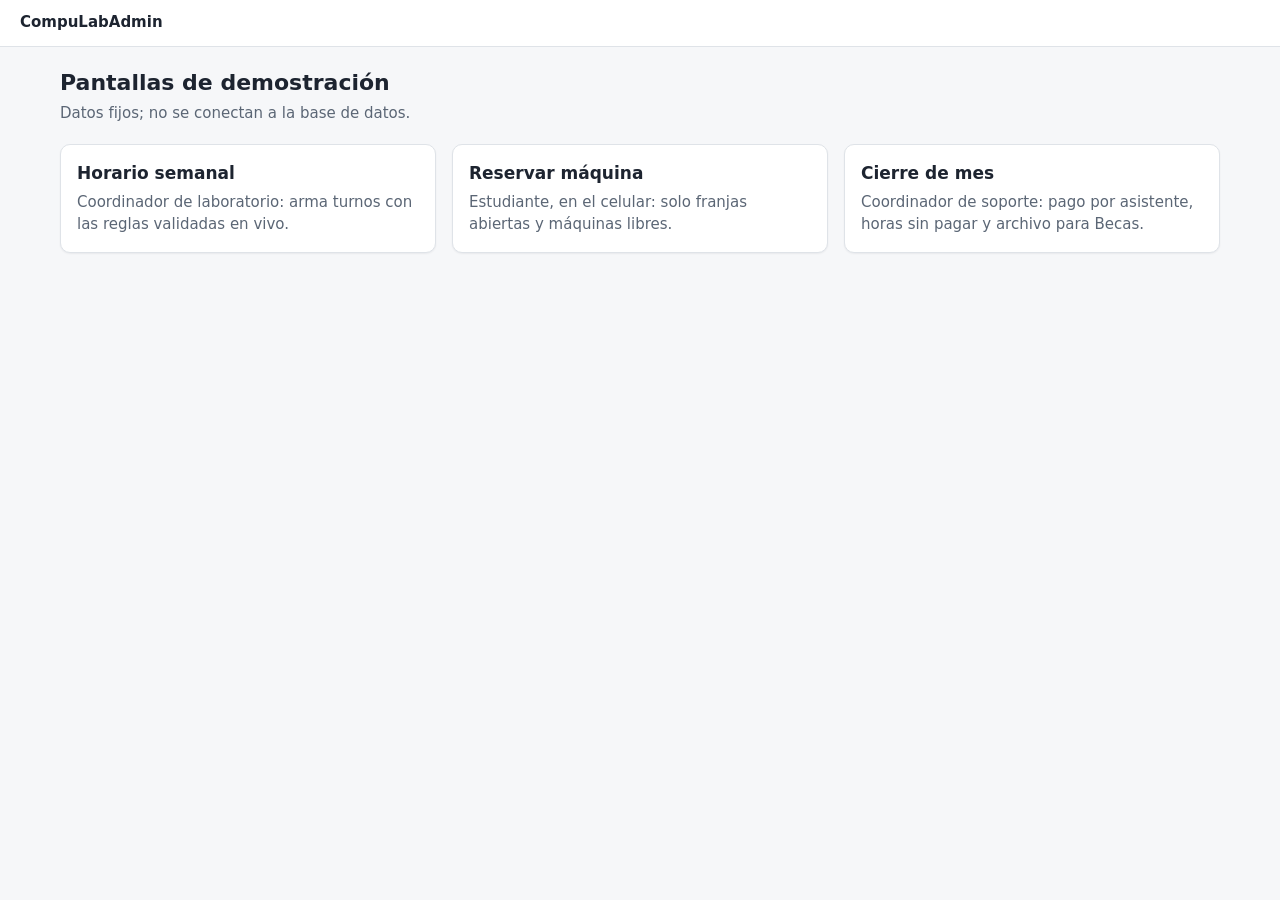
<file: frontend/pantallas/index.html>
<!doctype html>
<html lang="es">
<head>
  <meta charset="utf-8"><meta name="viewport" content="width=device-width, initial-scale=1">
  <title>CompuLabAdmin</title>
  <link rel="stylesheet" href="estilos.css">
  <style>
    .menu { display: grid; grid-template-columns: repeat(auto-fit, minmax(240px, 1fr)); gap: 16px; }
    .menu a { text-decoration: none; color: inherit; }
    .menu .tarjeta:hover { border-color: var(--primario); }
    .menu h2 { font-size: 17px; margin: 0 0 6px; }
    .menu p { margin: 0; color: var(--suave); }
  </style>
</head>
<body>
  <header class="barra"><a class="marca" href="index.html">CompuLabAdmin</a></header>
  <main>
    <h1>Pantallas de demostración</h1>
    <p class="sub">Datos fijos; no se conectan a la base de datos.</p>
    <div class="menu">
      <a href="horario.html"><div class="tarjeta"><h2>Horario semanal</h2><p>Coordinador de laboratorio: arma turnos con las reglas validadas en vivo.</p></div></a>
      <a href="reservar.html"><div class="tarjeta"><h2>Reservar máquina</h2><p>Estudiante, en el celular: solo franjas abiertas y máquinas libres.</p></div></a>
      <a href="cierre.html"><div class="tarjeta"><h2>Cierre de mes</h2><p>Coordinador de soporte: pago por asistente, horas sin pagar y archivo para Becas.</p></div></a>
    </div>
  </main>
</body>
</html>
</file>
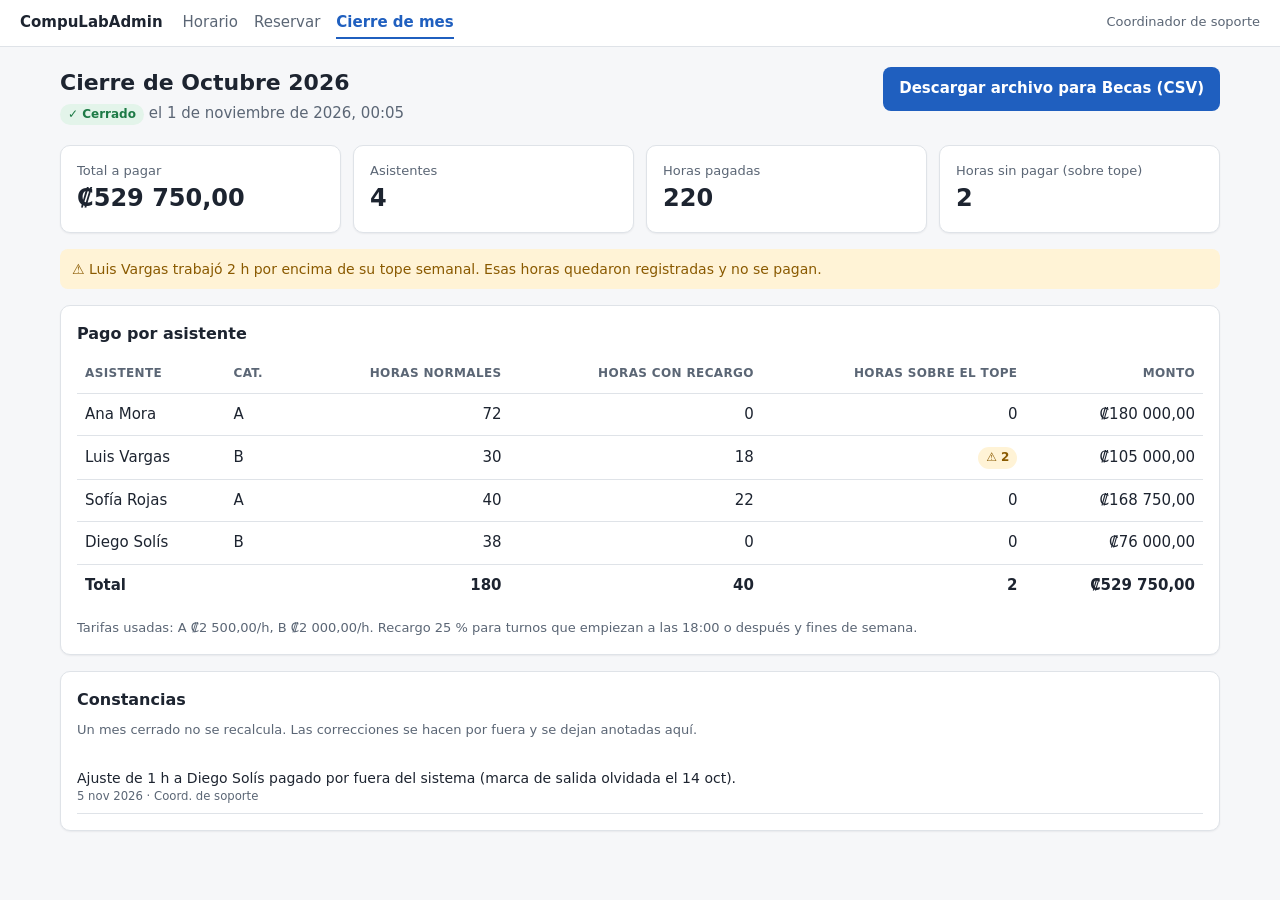
<file: frontend/pantallas/cierre.html>
<!doctype html>
<html lang="es">
<head>
  <meta charset="utf-8"><meta name="viewport" content="width=device-width, initial-scale=1">
  <title>Cierre de mes · CompuLabAdmin</title>
  <link rel="stylesheet" href="estilos.css">
  <style>
    .cifras { display: grid; grid-template-columns: repeat(auto-fit, minmax(180px, 1fr)); gap: 12px; margin-bottom: 16px; }
    .cifra .valor { font-size: 24px; font-weight: 700; font-variant-numeric: tabular-nums; }
    .cifra .nombre { color: var(--suave); font-size: 13px; }
    .encabezado { display: flex; justify-content: space-between; align-items: flex-start; gap: 12px; flex-wrap: wrap; }
    .tabla { overflow-x: auto; }
    tfoot td { font-weight: 700; border-bottom: 0; }
    h2 { font-size: 16px; margin: 0 0 10px; }
    .constancia { font-size: 14px; padding: 8px 0; border-bottom: 1px solid var(--borde); }
    .constancia small { color: var(--suave); display: block; }
  </style>
</head>
<body>
  <header class="barra">
    <a class="marca" href="index.html">CompuLabAdmin</a>
    <nav><a href="horario.html">Horario</a><a href="reservar.html">Reservar</a><a href="cierre.html" aria-current="page">Cierre de mes</a></nav>
    <span class="rol">Coordinador de soporte</span>
  </header>
  <main>
    <div class="encabezado">
      <div>
        <h1 id="titulo"></h1>
        <p class="sub" id="cerrado"></p>
      </div>
      <button class="boton" id="descargar">Descargar archivo para Becas (CSV)</button>
    </div>

    <div class="cifras" id="cifras"></div>
    <div id="alerta" class="mensaje aviso oculto" role="alert" style="margin:0 0 16px"></div>

    <section class="tarjeta tabla" aria-labelledby="t-detalle">
      <h2 id="t-detalle">Pago por asistente</h2>
      <table>
        <thead><tr>
          <th>Asistente</th><th>Cat.</th><th class="num">Horas normales</th><th class="num">Horas con recargo</th>
          <th class="num">Horas sobre el tope</th><th class="num">Monto</th>
        </tr></thead>
        <tbody id="filas"></tbody>
        <tfoot id="totales"></tfoot>
      </table>
      <p class="sub" id="parametros" style="margin:12px 0 0;font-size:13px"></p>
    </section>

    <section class="tarjeta" style="margin-top:16px" aria-labelledby="t-const">
      <h2 id="t-const">Constancias</h2>
      <p class="sub" style="font-size:13px">Un mes cerrado no se recalcula. Las correcciones se hacen por fuera y se dejan anotadas aquí.</p>
      <div id="constancias"></div>
    </section>
  </main>
  <script src="datos.js"></script>
  <script>
    const c = DATOS.cierre;
    const $ = id => document.getElementById(id);
    // Monto = normales × tarifa + recargo × tarifa × (1 + recargo). Las horas sobre el tope no se pagan.
    const lineas = c.lineas.map(l => {
      const tarifa = c.tarifas[l.categoria];
      return { ...l, tarifa, monto: l.normales * tarifa + l.recargo * tarifa * (1 + c.recargo) };
    });
    const suma = k => lineas.reduce((s, l) => s + l[k], 0);

    $("titulo").textContent = `Cierre de ${c.etiqueta}`;
    $("cerrado").innerHTML = `<span class="estado ok">✓ Cerrado</span> el ${c.cerradoEn}`;
    $("cifras").innerHTML = [
      ["Total a pagar", colones(suma("monto"))],
      ["Asistentes", lineas.length],
      ["Horas pagadas", suma("normales") + suma("recargo")],
      ["Horas sin pagar (sobre tope)", suma("sobreTope")],
    ].map(([n, v]) => `<div class="tarjeta cifra"><div class="nombre">${n}</div><div class="valor">${v}</div></div>`).join("");

    const conExceso = lineas.filter(l => l.sobreTope > 0);
    if (conExceso.length) {
      $("alerta").classList.remove("oculto");
      $("alerta").textContent = "⚠ " + conExceso.map(l => `${l.nombre} trabajó ${l.sobreTope} h por encima de su tope semanal`).join("; ")
        + ". Esas horas quedaron registradas y no se pagan.";
    }

    $("filas").innerHTML = lineas.map(l => `<tr>
      <td>${l.nombre}</td><td>${l.categoria}</td>
      <td class="num">${l.normales}</td><td class="num">${l.recargo}</td>
      <td class="num">${l.sobreTope ? `<span class="estado aviso">⚠ ${l.sobreTope}</span>` : "0"}</td>
      <td class="num">${colones(l.monto)}</td></tr>`).join("");
    $("totales").innerHTML = `<tr><td colspan="2">Total</td><td class="num">${suma("normales")}</td><td class="num">${suma("recargo")}</td>
      <td class="num">${suma("sobreTope")}</td><td class="num">${colones(suma("monto"))}</td></tr>`;
    $("parametros").textContent = `Tarifas usadas: A ${colones(c.tarifas.A)}/h, B ${colones(c.tarifas.B)}/h. `
      + `Recargo ${c.recargo * 100} % para turnos que empiezan a las 18:00 o después y fines de semana.`;

    $("constancias").innerHTML = c.constancias.map(k =>
      `<div class="constancia">${k.texto}<small>${k.fecha} · ${k.autor}</small></div>`).join("")
      || `<p class="sub">Sin constancias.</p>`;

    // Mismo formato que ExportadorCsvBecas (src/compulab/infraestructura/exportador_csv_becas.py)
    $("descargar").addEventListener("click", () => {
      const dos = n => n.toFixed(2);
      const filas = [["anio", "mes", "asistente_id", "horas_normales", "horas_con_recargo", "horas_sobre_tope", "monto"]]
        .concat([...lineas].sort((a, b) => a.id.localeCompare(b.id)).map(l =>
          [c.anio, c.mes, l.id, dos(l.normales), dos(l.recargo), dos(l.sobreTope), dos(l.monto)]));
      const blob = new Blob([filas.map(f => f.join(",")).join("\n") + "\n"], { type: "text/csv;charset=utf-8" });
      const a = Object.assign(document.createElement("a"), {
        href: URL.createObjectURL(blob), download: `becas_${c.anio}_${String(c.mes).padStart(2, "0")}.csv` });
      a.click(); URL.revokeObjectURL(a.href);
    });
  </script>
</body>
</html>
</file>
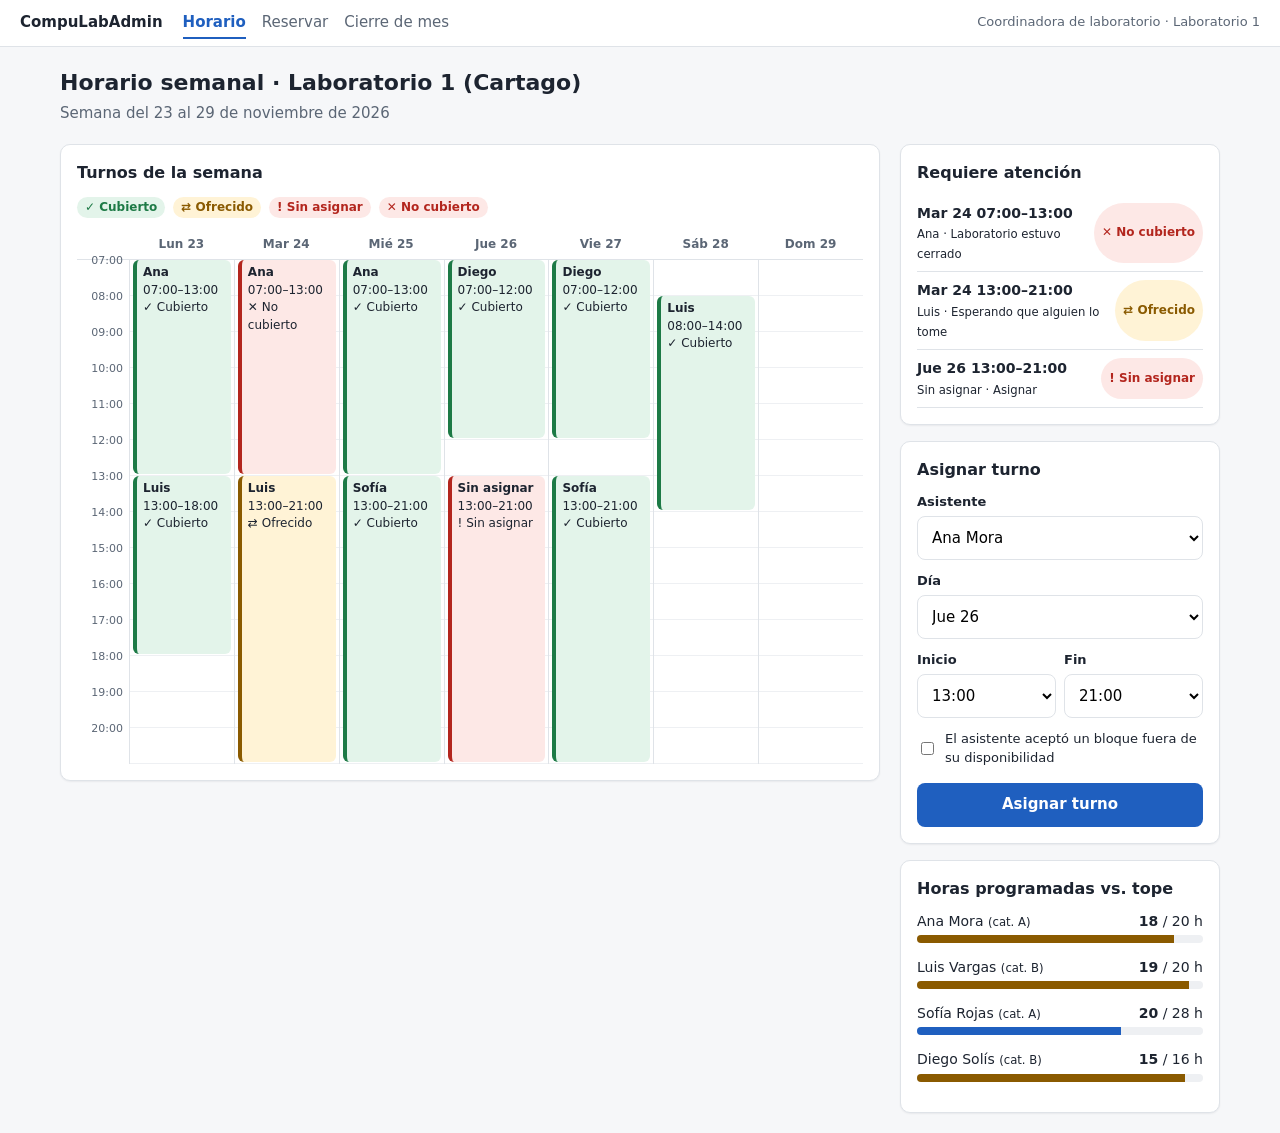
<file: frontend/pantallas/horario.html>
<!doctype html>
<html lang="es">
<head>
  <meta charset="utf-8"><meta name="viewport" content="width=device-width, initial-scale=1">
  <title>Horario semanal · CompuLabAdmin</title>
  <link rel="stylesheet" href="estilos.css">
  <style>
    .calendario { display: grid; grid-template-columns: 52px repeat(7, minmax(90px, 1fr)); overflow-x: auto; }
    .cab { font-size: 12px; font-weight: 600; color: var(--suave); text-align: center; padding: 6px 0;
      border-bottom: 1px solid var(--borde); }
    .horas { position: relative; }
    .marca-hora { height: 36px; font-size: 11px; color: var(--suave); text-align: right; padding-right: 6px;
      transform: translateY(-7px); }
    .columna { position: relative; border-left: 1px solid var(--borde);
      background: repeating-linear-gradient(to bottom, transparent 0 35px, var(--gris-suave) 35px 36px); }
    .turno { position: absolute; left: 3px; right: 3px; border-radius: 6px; padding: 4px 6px; font-size: 12px;
      border-left: 4px solid; overflow: hidden; }
    .turno.cubierto { background: var(--ok-suave); border-color: var(--ok); }
    .turno.ofrecido { background: var(--aviso-suave); border-color: var(--aviso); }
    .turno.sin-asignar, .turno.no-cubierto { background: var(--error-suave); border-color: var(--error); }
    .turno .quien { font-weight: 600; display: block; }
    .asistente { margin-bottom: 14px; }
    .asistente .fila { display: flex; justify-content: space-between; font-size: 14px; }
    .barra-horas { height: 8px; background: var(--gris-suave); border-radius: 99px; margin-top: 4px; overflow: hidden; }
    .barra-horas span { display: block; height: 100%; background: var(--primario); }
    .barra-horas span.lleno { background: var(--aviso); }
    .pendiente { display: flex; justify-content: space-between; gap: 8px; padding: 8px 0;
      border-bottom: 1px solid var(--borde); font-size: 14px; }
    .dos { display: grid; grid-template-columns: 1fr 1fr; gap: 8px; }
    h2 { font-size: 16px; margin: 0 0 10px; }
    .lateral > .tarjeta + .tarjeta { margin-top: 16px; }
  </style>
</head>
<body>
  <header class="barra">
    <a class="marca" href="index.html">CompuLabAdmin</a>
    <nav><a href="horario.html" aria-current="page">Horario</a><a href="reservar.html">Reservar</a><a href="cierre.html">Cierre de mes</a></nav>
    <span class="rol">Coordinadora de laboratorio · Laboratorio 1</span>
  </header>
  <main>
    <h1>Horario semanal · Laboratorio 1 (Cartago)</h1>
    <p class="sub" id="etiqueta-semana"></p>
    <div class="rejilla-2">
      <section class="tarjeta" aria-labelledby="t-cal">
        <h2 id="t-cal">Turnos de la semana</h2>
        <div class="leyenda" id="leyenda"></div>
        <div class="calendario" id="calendario" role="grid" aria-label="Turnos por día y hora"></div>
      </section>
      <aside class="lateral">
        <section class="tarjeta" aria-labelledby="t-pend">
          <h2 id="t-pend">Requiere atención</h2>
          <div id="pendientes"></div>
        </section>
        <section class="tarjeta" aria-labelledby="t-asig">
          <h2 id="t-asig">Asignar turno</h2>
          <form id="form-asignar" novalidate>
            <label for="f-asistente">Asistente</label>
            <select id="f-asistente"></select>
            <label for="f-dia">Día</label>
            <select id="f-dia"></select>
            <div class="dos">
              <div><label for="f-inicio">Inicio</label><select id="f-inicio"></select></div>
              <div><label for="f-fin">Fin</label><select id="f-fin"></select></div>
            </div>
            <label style="display:flex;gap:8px;align-items:center;font-weight:400">
              <input type="checkbox" id="f-acepta" style="width:auto;min-height:0"> El asistente aceptó un bloque fuera de su disponibilidad
            </label>
            <div id="f-mensaje" class="mensaje oculto" role="status" aria-live="polite"></div>
            <button class="boton" style="width:100%;margin-top:12px" type="submit">Asignar turno</button>
          </form>
        </section>
        <section class="tarjeta" aria-labelledby="t-horas">
          <h2 id="t-horas">Horas programadas vs. tope</h2>
          <div id="asistentes"></div>
        </section>
      </aside>
    </div>
  </main>
  <script src="datos.js"></script>
  <script>
    const LAB = "LAB1", PRIMERA = 7, ULTIMA = 21, ALTO = 36;
    const turnos = DATOS.turnos.map(t => ({ ...t }));
    const asistente = id => DATOS.asistentes.find(a => a.id === id);
    const nombreCorto = id => id ? asistente(id).nombre.split(" ")[0] : "Sin asignar";
    const horasDe = id => turnos.filter(t => t.asistente === id).reduce((s, t) => s + t.fin - t.inicio, 0);

    document.getElementById("etiqueta-semana").textContent = DATOS.semana.etiqueta;
    document.getElementById("leyenda").innerHTML = Object.entries(ESTADOS)
      .map(([k, e]) => `<span class="estado ${k}">${e.icono} ${e.texto}</span>`).join("");

    function pintarCalendario() {
      const cal = document.getElementById("calendario");
      let html = `<div class="cab"></div>` + DATOS.dias.map(d => `<div class="cab">${d}</div>`).join("");
      html += `<div class="horas">` + Array.from({ length: ULTIMA - PRIMERA }, (_, i) =>
        `<div class="marca-hora">${hora(PRIMERA + i)}</div>`).join("") + `</div>`;
      for (let d = 0; d < 7; d++) {
        const bloques = turnos.filter(t => t.lab === LAB && t.dia === d).map(t => {
          const e = ESTADOS[t.estado];
          return `<div class="turno ${t.estado}" style="top:${(t.inicio - PRIMERA) * ALTO}px;height:${(t.fin - t.inicio) * ALTO - 2}px"
            aria-label="${DATOS.dias[d]} ${hora(t.inicio)} a ${hora(t.fin)}, ${nombreCorto(t.asistente)}, ${e.texto}">
            <span class="quien">${nombreCorto(t.asistente)}</span>${hora(t.inicio)}–${hora(t.fin)}<br>${e.icono} ${e.texto}</div>`;
        }).join("");
        html += `<div class="columna" style="height:${(ULTIMA - PRIMERA) * ALTO}px">${bloques}</div>`;
      }
      cal.innerHTML = html;
    }

    function pintarPendientes() {
      const urgentes = turnos.filter(t => t.lab === LAB && ["sin-asignar", "no-cubierto", "ofrecido"].includes(t.estado));
      document.getElementById("pendientes").innerHTML = urgentes.map(t => {
        const e = ESTADOS[t.estado];
        const accion = { "sin-asignar": "Asignar", "no-cubierto": "Laboratorio estuvo cerrado", "ofrecido": "Esperando que alguien lo tome" }[t.estado];
        return `<div class="pendiente"><div><strong>${DATOS.dias[t.dia]} ${hora(t.inicio)}–${hora(t.fin)}</strong><br>
          <small>${nombreCorto(t.asistente)} · ${accion}</small></div><span class="estado ${t.estado}">${e.icono} ${e.texto}</span></div>`;
      }).join("") || `<p class="sub">Todo cubierto esta semana.</p>`;
    }

    function pintarAsistentes() {
      document.getElementById("asistentes").innerHTML = DATOS.asistentes.map(a => {
        const h = horasDe(a.id), pct = Math.min(100, h / a.tope * 100);
        return `<div class="asistente"><div class="fila"><span>${a.nombre} <small>(cat. ${a.categoria})</small></span>
          <span><strong>${h}</strong> / ${a.tope} h</span></div>
          <div class="barra-horas" role="progressbar" aria-valuenow="${h}" aria-valuemax="${a.tope}" aria-label="Horas de ${a.nombre}">
          <span class="${pct >= 90 ? "lleno" : ""}" style="width:${pct}%"></span></div></div>`;
      }).join("");
    }

    // Formulario: mismas reglas que el caso de uso Asignar turno (E2 a E5)
    const opciones = (sel, items) => sel.innerHTML = items.map(([v, t]) => `<option value="${v}">${t}</option>`).join("");
    opciones(document.getElementById("f-asistente"), DATOS.asistentes.map(a => [a.id, a.nombre]));
    opciones(document.getElementById("f-dia"), DATOS.dias.map((d, i) => [i, d]));
    const horasLista = Array.from({ length: ULTIMA - PRIMERA + 1 }, (_, i) => [PRIMERA + i, hora(PRIMERA + i)]);
    opciones(document.getElementById("f-inicio"), horasLista.slice(0, -1));
    opciones(document.getElementById("f-fin"), horasLista.slice(1));
    document.getElementById("f-dia").value = 3;
    document.getElementById("f-inicio").value = 13;
    document.getElementById("f-fin").value = 21;

    function validar(t, acepta) {
      const a = asistente(t.asistente), quien = a.nombre.split(" ")[0];
      if (t.inicio >= t.fin) return "La hora de inicio debe ser anterior a la de fin.";
      const choque = turnos.find(o => o.asistente === a.id && o.dia === t.dia && o.inicio < t.fin && t.inicio < o.fin);
      if (choque) {
        const lab = DATOS.laboratorios.find(l => l.id === choque.lab);
        return `${quien} ya tiene turno en ${lab.nombre} (${lab.campus}) de ${hora(choque.inicio)} a ${hora(choque.fin)}. Elija otra franja u otro asistente.`;
      }
      const total = horasDe(a.id) + t.fin - t.inicio;
      if (total > a.tope) return `Con este turno ${quien} tendría ${total} h y su tope semanal es ${a.tope} h. Le quedan ${Math.max(0, a.tope - horasDe(a.id))} h disponibles.`;
      const disp = a.disponibilidad[t.dia];
      const declarado = disp && disp[0] <= t.inicio && t.fin <= disp[1];
      if (!declarado && !acepta) return `${quien} no declaró ese bloque como disponible. Marque la casilla solo si ya aceptó trabajarlo.`;
      return null;
    }

    document.getElementById("form-asignar").addEventListener("submit", ev => {
      ev.preventDefault();
      const dia = +document.getElementById("f-dia").value;
      const t = { lab: LAB, dia, inicio: +document.getElementById("f-inicio").value,
        fin: +document.getElementById("f-fin").value, asistente: document.getElementById("f-asistente").value, estado: "cubierto" };
      const error = validar(t, document.getElementById("f-acepta").checked);
      const msg = document.getElementById("f-mensaje");
      msg.classList.remove("oculto", "ok", "error");
      if (error) { msg.classList.add("error"); msg.textContent = error; return; }
      const hueco = turnos.findIndex(o => o.lab === LAB && o.estado === "sin-asignar" && o.dia === dia && o.inicio === t.inicio && o.fin === t.fin);
      if (hueco >= 0) turnos.splice(hueco, 1);
      turnos.push(t);
      msg.classList.add("ok");
      msg.textContent = `Turno asignado a ${asistente(t.asistente).nombre}: ${DATOS.dias[dia]} ${hora(t.inicio)}–${hora(t.fin)}.`;
      pintarTodo();
    });

    function pintarTodo() { pintarCalendario(); pintarPendientes(); pintarAsistentes(); }
    pintarTodo();
  </script>
</body>
</html>
</file>
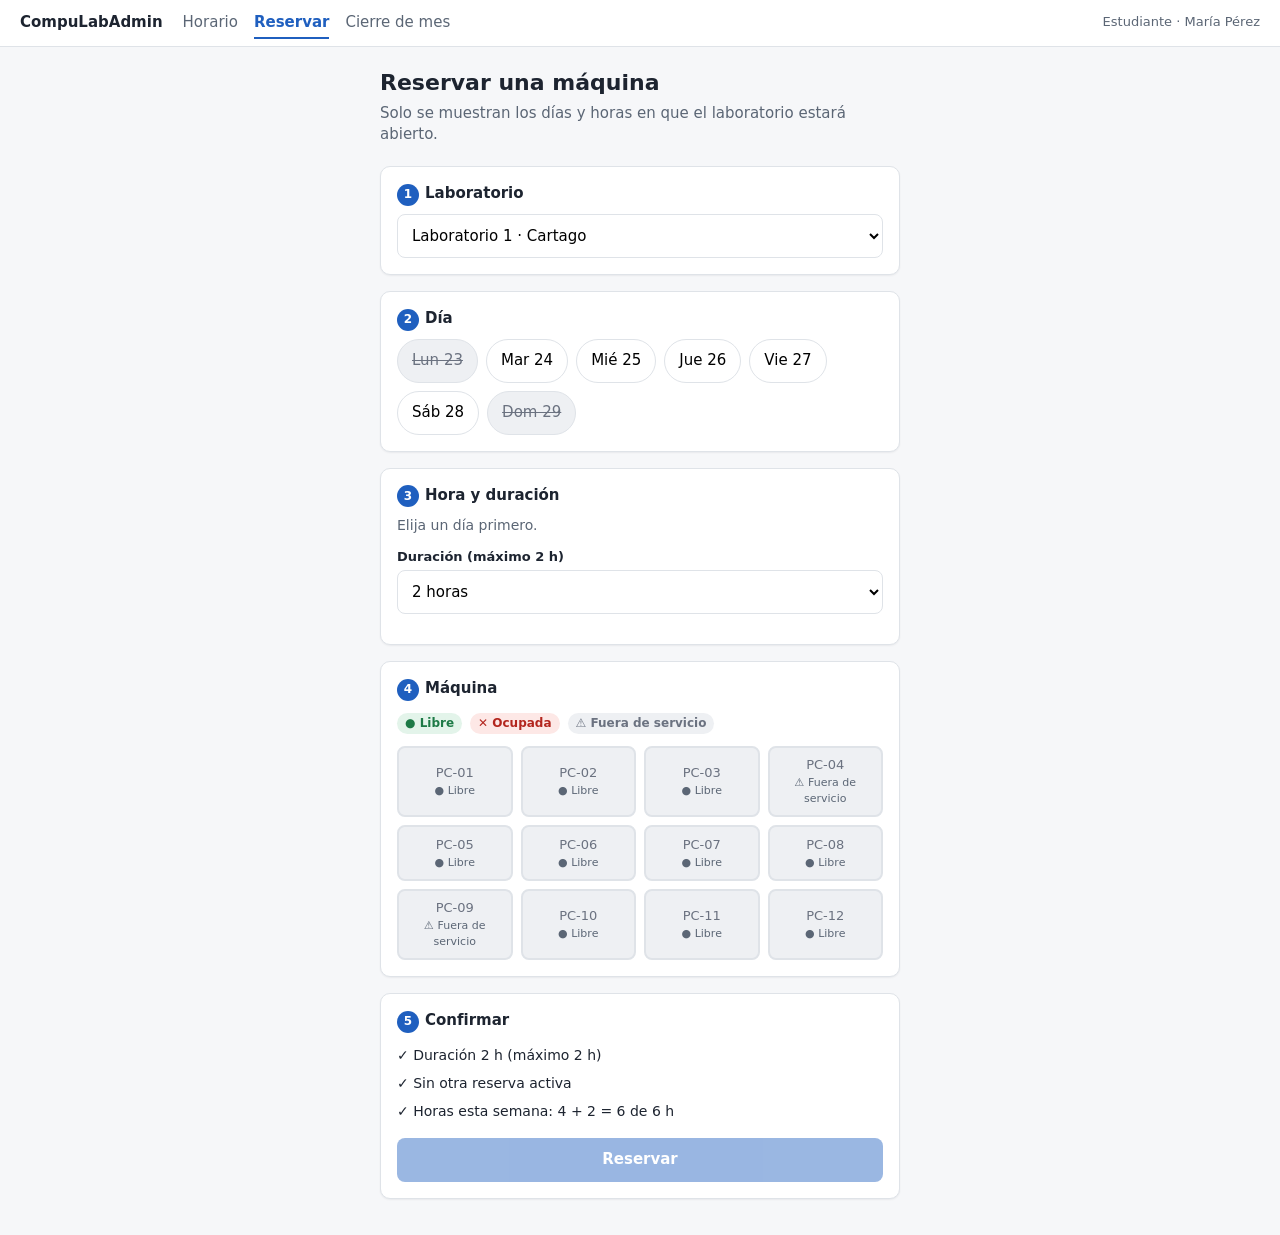
<file: frontend/pantallas/reservar.html>
<!doctype html>
<html lang="es">
<head>
  <meta charset="utf-8"><meta name="viewport" content="width=device-width, initial-scale=1">
  <title>Reservar máquina · CompuLabAdmin</title>
  <link rel="stylesheet" href="estilos.css">
  <style>
    main { max-width: 560px; }
    .paso { margin-bottom: 16px; }
    .paso h2 { font-size: 15px; margin: 0 0 8px; }
    .paso h2 span { display: inline-grid; place-items: center; width: 22px; height: 22px; border-radius: 50%;
      background: var(--primario); color: #fff; font-size: 12px; margin-right: 6px; }
    .chips { display: flex; gap: 8px; flex-wrap: wrap; }
    .chip { border: 1px solid var(--borde); background: #fff; border-radius: 999px; padding: 8px 14px; font: inherit;
      cursor: pointer; min-height: 44px; }
    .chip[aria-pressed="true"] { background: var(--primario); color: #fff; border-color: var(--primario); }
    .chip:disabled { color: var(--gris); background: var(--gris-suave); cursor: not-allowed; text-decoration: line-through; }
    .maquinas { display: grid; grid-template-columns: repeat(4, 1fr); gap: 8px; }
    .pc { border: 2px solid var(--borde); border-radius: 8px; background: #fff; padding: 8px 4px; font: inherit;
      font-size: 13px; cursor: pointer; min-height: 56px; }
    .pc small { display: block; font-size: 11px; color: var(--suave); }
    .pc[aria-pressed="true"] { border-color: var(--primario); background: var(--primario-suave); }
    .pc:disabled { cursor: not-allowed; background: var(--gris-suave); color: var(--gris); }
    .pc.ocupada:disabled small { color: var(--error); }
    .reglas { list-style: none; padding: 0; margin: 0; font-size: 14px; }
    .reglas li { padding: 4px 0; }
    .resumen { font-size: 14px; color: var(--suave); }
  </style>
</head>
<body>
  <header class="barra">
    <a class="marca" href="index.html">CompuLabAdmin</a>
    <nav><a href="horario.html">Horario</a><a href="reservar.html" aria-current="page">Reservar</a><a href="cierre.html">Cierre de mes</a></nav>
    <span class="rol" id="rol"></span>
  </header>
  <main>
    <h1>Reservar una máquina</h1>
    <p class="sub">Solo se muestran los días y horas en que el laboratorio estará abierto.</p>

    <section class="tarjeta paso">
      <h2><span>1</span>Laboratorio</h2>
      <select id="lab" aria-label="Laboratorio"></select>
    </section>

    <section class="tarjeta paso">
      <h2><span>2</span>Día</h2>
      <div class="chips" id="dias" role="group" aria-label="Día"></div>
    </section>

    <section class="tarjeta paso">
      <h2><span>3</span>Hora y duración</h2>
      <div class="chips" id="inicios" role="group" aria-label="Hora de inicio"></div>
      <label for="duracion">Duración (máximo 2 h)</label>
      <select id="duracion"><option value="1">1 hora</option><option value="1.5">1 h 30 min</option><option value="2" selected>2 horas</option></select>
      <p class="resumen" id="abierto"></p>
    </section>

    <section class="tarjeta paso">
      <h2><span>4</span>Máquina</h2>
      <div class="leyenda">
        <span class="estado ok">● Libre</span><span class="estado error">✕ Ocupada</span><span class="estado fuera">⚠ Fuera de servicio</span>
      </div>
      <div class="maquinas" id="maquinas" role="group" aria-label="Máquinas"></div>
    </section>

    <section class="tarjeta paso">
      <h2><span>5</span>Confirmar</h2>
      <ul class="reglas" id="reglas"></ul>
      <div id="mensaje" class="mensaje oculto" role="status" aria-live="polite"></div>
      <button class="boton" id="confirmar" style="width:100%;margin-top:12px" disabled>Reservar</button>
    </section>
  </main>
  <script src="datos.js"></script>
  <script>
    const est = { ...DATOS.estudiante };
    const sel = { lab: "LAB1", dia: null, inicio: null, maquina: null };
    const reservas = DATOS.reservas.map(r => ({ ...r }));
    document.getElementById("rol").textContent = `Estudiante · ${est.nombre}`;

    const $ = id => document.getElementById(id);
    $("lab").innerHTML = DATOS.laboratorios.map(l => `<option value="${l.id}">${l.nombre} · ${l.campus}</option>`).join("");

    // El laboratorio está abierto donde hay un turno asignado (cubierto u ofrecido).
    const turnosAbiertos = dia => DATOS.turnos.filter(t => t.lab === sel.lab && t.dia === dia && t.asistente &&
      ["cubierto", "ofrecido"].includes(t.estado));
    const abiertoEn = (dia, ini, fin) => {
      // une turnos contiguos y verifica que cubran [ini, fin)
      let cursor = ini;
      for (const t of turnosAbiertos(dia).sort((a, b) => a.inicio - b.inicio))
        if (t.inicio <= cursor && t.fin > cursor) cursor = t.fin;
      return cursor >= fin;
    };
    const duracion = () => +$("duracion").value;

    function pintarDias() {
      $("dias").innerHTML = DATOS.dias.map((d, i) => {
        const abierto = turnosAbiertos(i).length > 0 && i >= 1; // lunes ya pasó
        return `<button class="chip" data-dia="${i}" aria-pressed="${sel.dia === i}" ${abierto ? "" : "disabled"}
          title="${abierto ? "" : "Laboratorio cerrado"}">${d}</button>`;
      }).join("");
    }

    function pintarInicios() {
      if (sel.dia === null) { $("inicios").innerHTML = `<span class="resumen">Elija un día primero.</span>`; $("abierto").textContent = ""; return; }
      const posibles = [];
      for (let h = 7; h < 21; h += 0.5) if (abiertoEn(sel.dia, h, h + duracion())) posibles.push(h);
      if (!posibles.includes(sel.inicio)) sel.inicio = null;
      $("inicios").innerHTML = posibles.map(h =>
        `<button class="chip" data-inicio="${h}" aria-pressed="${sel.inicio === h}">${hora(h)}</button>`).join("")
        || `<span class="resumen">No hay franjas abiertas de esa duración.</span>`;
      $("abierto").textContent = "Abierto: " + turnosAbiertos(sel.dia).map(t => `${hora(t.inicio)}–${hora(t.fin)}`).join(", ");
    }

    function pintarMaquinas() {
      const lista = DATOS.maquinas[sel.lab] || [];
      if (!lista.length) { $("maquinas").innerHTML = `<span class="resumen">Sin datos de demostración para este laboratorio.</span>`; return; }
      $("maquinas").innerHTML = lista.map(m => {
        const fin = sel.inicio + duracion();
        const ocupada = sel.inicio !== null && reservas.some(r => r.maquina === m.id && r.dia === sel.dia && r.inicio < fin && sel.inicio < r.fin);
        const estado = !m.enServicio ? ["fuera", "Fuera de servicio"] : ocupada ? ["ocupada", "Ocupada"] : ["libre", "Libre"];
        const deshabilitada = sel.inicio === null || estado[0] !== "libre";
        if (deshabilitada && sel.maquina === m.id) sel.maquina = null;
        return `<button class="pc ${estado[0]}" data-maquina="${m.id}" aria-pressed="${sel.maquina === m.id}" ${deshabilitada ? "disabled" : ""}>
          ${m.id}<small>${estado[0] === "fuera" ? "⚠ " : estado[0] === "ocupada" ? "✕ " : "● "}${estado[1]}</small></button>`;
      }).join("");
    }

    function pintarReglas() {
      const d = duracion(), total = est.horasSemana + d;
      const reglas = [
        [d <= 2, `Duración ${d} h (máximo 2 h)`],
        [!est.reservaActiva, est.reservaActiva ? `Ya tiene una reserva activa: ${est.reservaActiva}` : "Sin otra reserva activa"],
        [total <= 6, `Horas esta semana: ${est.horasSemana} + ${d} = ${total} de 6 h`],
      ];
      $("reglas").innerHTML = reglas.map(([ok, t]) => `<li>${ok ? "✓" : "✕"} ${t}</li>`).join("");
      const listo = sel.dia !== null && sel.inicio !== null && sel.maquina && reglas.every(r => r[0]);
      $("confirmar").disabled = !listo;
      return reglas.find(r => !r[0]);
    }

    function pintarTodo() { pintarDias(); pintarInicios(); pintarMaquinas(); pintarReglas(); }

    $("lab").addEventListener("change", e => { Object.assign(sel, { lab: e.target.value, dia: null, inicio: null, maquina: null }); pintarTodo(); });
    $("duracion").addEventListener("change", pintarTodo);
    document.addEventListener("click", e => {
      const b = e.target.closest("button");
      if (!b || b.disabled) return;
      if (b.dataset.dia) { sel.dia = +b.dataset.dia; sel.inicio = null; sel.maquina = null; }
      else if (b.dataset.inicio) { sel.inicio = +b.dataset.inicio; sel.maquina = null; }
      else if (b.dataset.maquina) { sel.maquina = b.dataset.maquina; }
      else return;
      $("mensaje").classList.add("oculto");
      pintarTodo();
    });

    $("confirmar").addEventListener("click", () => {
      const fallo = pintarReglas();
      const msg = $("mensaje");
      msg.classList.remove("oculto", "ok", "error");
      if (fallo) { msg.classList.add("error"); msg.textContent = fallo[1]; return; }
      const fin = sel.inicio + duracion();
      reservas.push({ maquina: sel.maquina, dia: sel.dia, inicio: sel.inicio, fin });
      est.horasSemana += duracion();
      est.reservaActiva = `${sel.maquina}, ${DATOS.dias[sel.dia]} ${hora(sel.inicio)}–${hora(fin)}`;
      msg.classList.add("ok");
      msg.textContent = `Reservada ${est.reservaActiva}. Si no llega antes de las ${hora(sel.inicio + 0.25)}, la máquina se libera.`;
      sel.maquina = null;
      pintarMaquinas(); pintarReglas();
    });

    pintarTodo();
  </script>
</body>
</html>
</file>
<file: frontend/pantallas/estilos.css>
:root {
  --fondo: #f6f7f9; --superficie: #ffffff; --borde: #dfe3e8; --texto: #1d2430; --suave: #5b6675;
  --primario: #1f5fbf; --primario-suave: #e6eefb;
  --ok: #1d7a46; --ok-suave: #e3f4ea; --aviso: #8a5a00; --aviso-suave: #fff3d6;
  --error: #b3261e; --error-suave: #fde8e6; --gris: #6b7280; --gris-suave: #eef0f3;
  --radio: 10px; --sombra: 0 1px 2px rgba(16, 24, 40, .06);
  font-family: system-ui, -apple-system, "Segoe UI", Roboto, sans-serif; color: var(--texto);
}
* { box-sizing: border-box; }
body { margin: 0; background: var(--fondo); font-size: 15px; line-height: 1.45; }
a { color: var(--primario); }
:focus-visible { outline: 3px solid var(--primario); outline-offset: 2px; }

.barra { background: var(--superficie); border-bottom: 1px solid var(--borde); padding: 12px 20px;
  display: flex; gap: 20px; align-items: center; flex-wrap: wrap; }
.barra .marca { font-weight: 700; color: var(--texto); text-decoration: none; }
.barra nav a { margin-right: 16px; text-decoration: none; color: var(--suave); padding: 6px 0; }
.barra nav a[aria-current="page"] { color: var(--primario); font-weight: 600; border-bottom: 2px solid var(--primario); }
.rol { margin-left: auto; color: var(--suave); font-size: 13px; }

main { max-width: 1200px; margin: 0 auto; padding: 20px; }
h1 { font-size: 22px; margin: 0 0 4px; }
.sub { color: var(--suave); margin: 0 0 20px; }
.tarjeta { background: var(--superficie); border: 1px solid var(--borde); border-radius: var(--radio);
  padding: 16px; box-shadow: var(--sombra); }
.rejilla-2 { display: grid; grid-template-columns: 1fr 320px; gap: 20px; align-items: start; }
@media (max-width: 900px) { .rejilla-2 { grid-template-columns: 1fr; } }

.boton { border: 0; border-radius: 8px; padding: 10px 16px; font: inherit; font-weight: 600; cursor: pointer;
  background: var(--primario); color: #fff; min-height: 44px; }
.boton.secundario { background: var(--gris-suave); color: var(--texto); }
.boton:disabled { opacity: .45; cursor: not-allowed; }

.estado { display: inline-flex; align-items: center; gap: 4px; font-size: 12px; font-weight: 600;
  padding: 2px 8px; border-radius: 999px; white-space: nowrap; }
.estado.cubierto, .estado.ok { background: var(--ok-suave); color: var(--ok); }
.estado.ofrecido, .estado.aviso { background: var(--aviso-suave); color: var(--aviso); }
.estado.sin-asignar, .estado.no-cubierto, .estado.error { background: var(--error-suave); color: var(--error); }
.estado.fuera { background: var(--gris-suave); color: var(--gris); }

.leyenda { display: flex; gap: 8px; flex-wrap: wrap; margin: 12px 0; }
.mensaje { border-radius: 8px; padding: 10px 12px; margin-top: 12px; font-size: 14px; }
.mensaje.error { background: var(--error-suave); color: var(--error); }
.mensaje.ok { background: var(--ok-suave); color: var(--ok); }
.mensaje.aviso { background: var(--aviso-suave); color: var(--aviso); }
.oculto { display: none !important; }

label { display: block; font-weight: 600; font-size: 13px; margin: 12px 0 4px; }
select, input { width: 100%; font: inherit; padding: 10px; border: 1px solid var(--borde); border-radius: 8px;
  background: #fff; min-height: 44px; }
table { width: 100%; border-collapse: collapse; }
th, td { text-align: left; padding: 10px 8px; border-bottom: 1px solid var(--borde); }
th { font-size: 12px; text-transform: uppercase; letter-spacing: .03em; color: var(--suave); }
td.num, th.num { text-align: right; font-variant-numeric: tabular-nums; }
</file>
